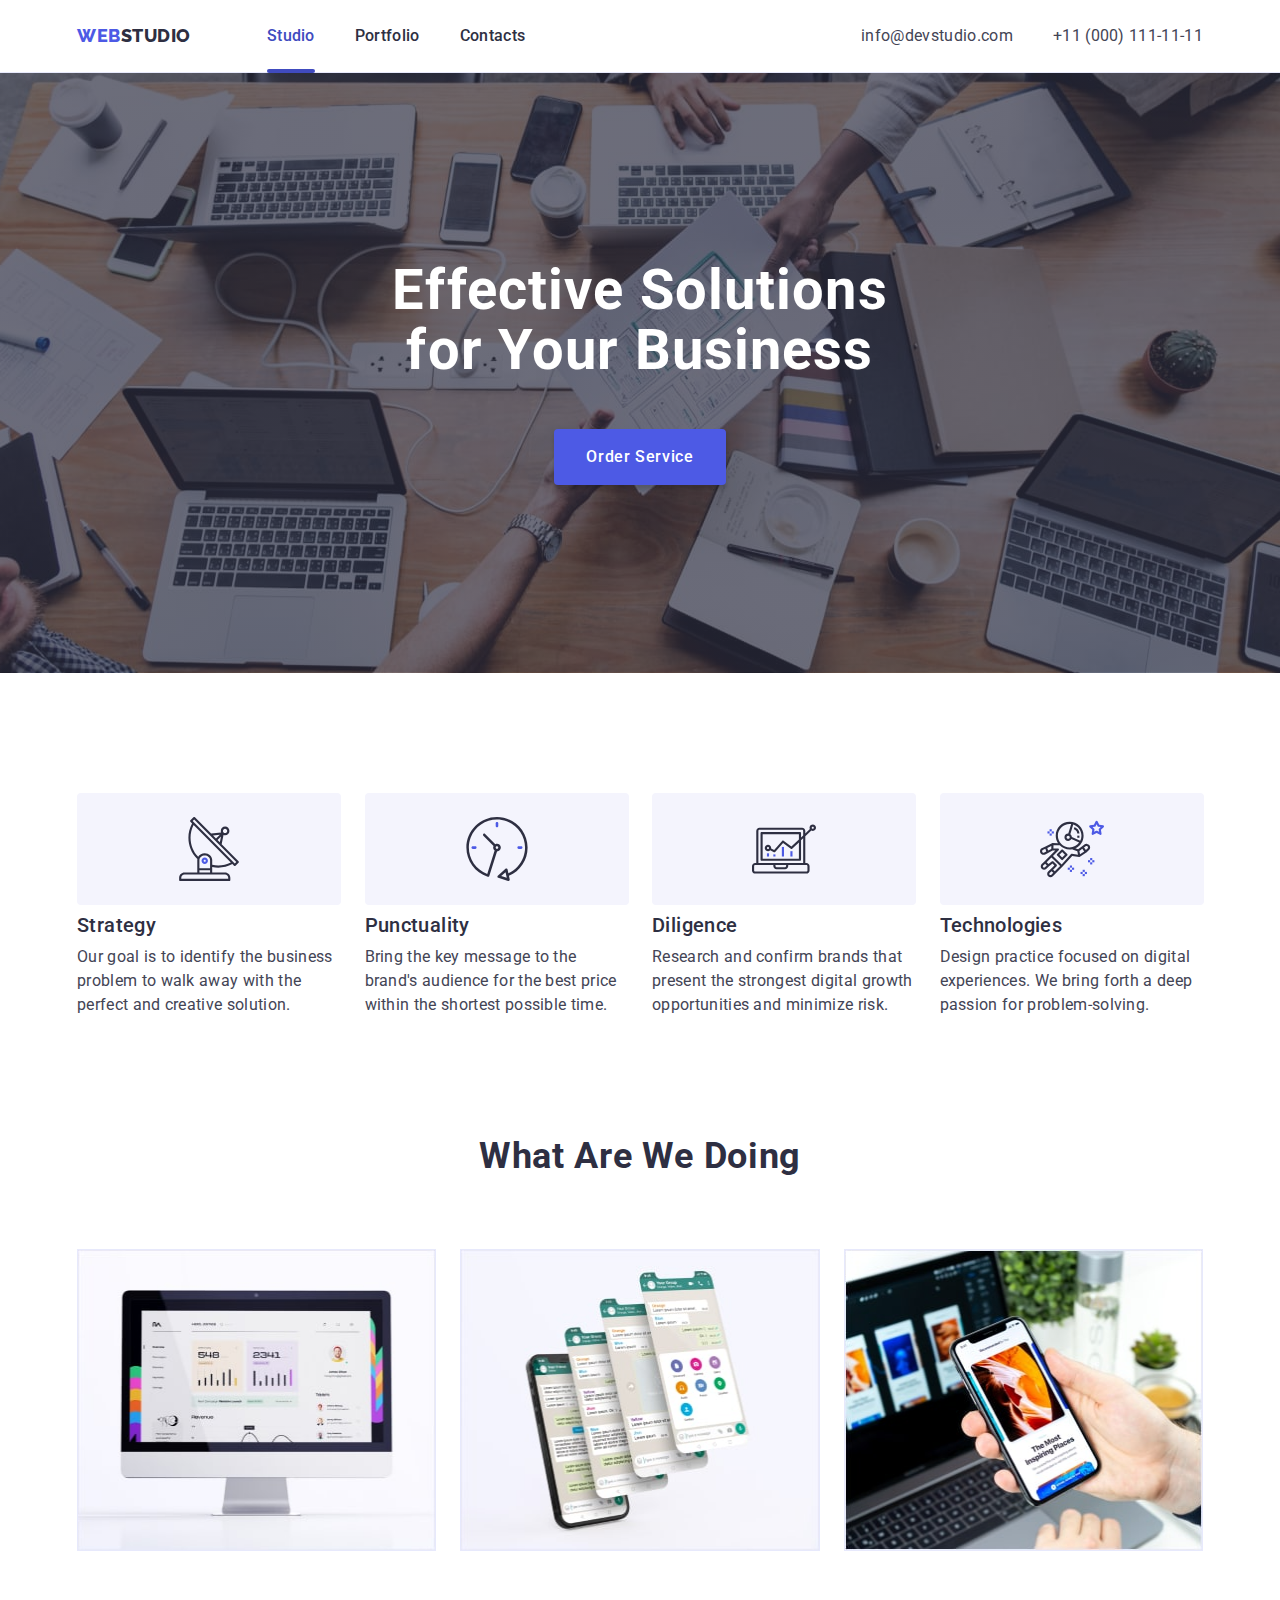
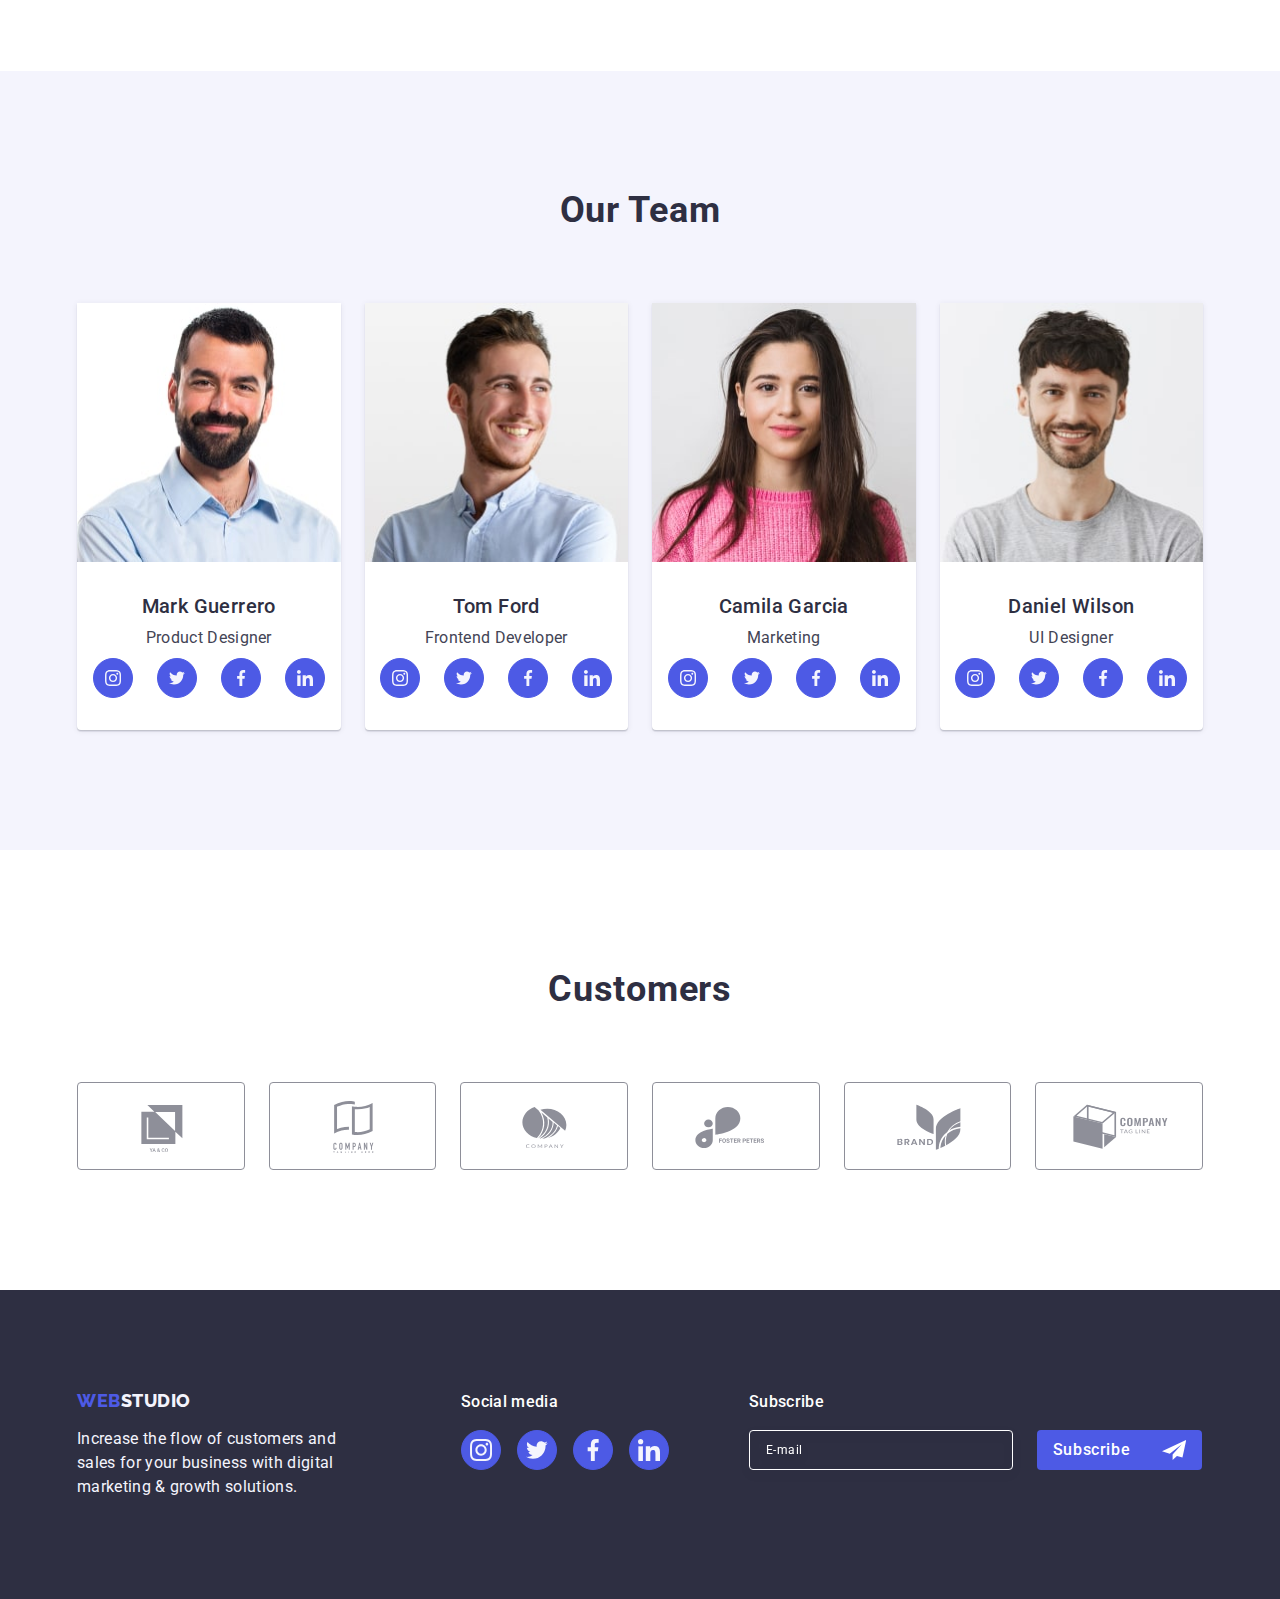
<file: index.html>
<!DOCTYPE html>
<html lang="en">
<head>
  <meta charset="UTF-8">
  <meta http-equiv="X-UA-Compatible" content="IE=edge">
  <meta name="viewport" content="width=device-width, initial-scale=1.0">
  <!-- MODER-NORMALIZE -->
  <link rel="stylesheet" href="css/modern-normalize.min.css">
  <!-- CSS -->
  <link rel="stylesheet" href="./css/style.css">
  <link rel="stylesheet" href="./css/queries.css">
  <!-- GOOGLE FONTS -->
  <link rel="preconnect" href="https://fonts.googleapis.com">
  <link rel="preconnect" href="https://fonts.gstatic.com" crossorigin>
  <link href="https://fonts.googleapis.com/css2?family=Raleway:wght@800&family=Roboto:wght@400;500;700&display=swap" rel="stylesheet">
  <title>Studio</title>
</head>
<body>

  <!-- HEADER  -->
  <header class="header">
    <div class="container header-container">
      <nav class="header-navigation">
        <a href="./index.html" class="header-logo link" target="_blank">
          Web<span class="attribut">Studio</span>
        </a>
        <ul class="header-menu list">
          <li class="header-item">
            <a href="./index.html" class="header-link link current">Studio</a>
          </li>
          <li class="header-item">
            <a href="./portfolio.html" class="header-link link">Portfolio</a>
          </li>
          <li class="header-item">
            <a href="" class="header-link link">Contacts</a>
          </li>
        </ul>
      </nav>
    
      <!-- CONTACTS  -->
      <address class="contact" id="Contacts">
        <ul class="contact-menu list">
          <li class="address-item">
            <a class="address-link link" href="mailto:info@devstudio.com">info@devstudio.com</a>
          </li>
           <li class="address-item">
            <a class="address-link link" href="tel:+110001111111">+11 (000)  111-11-11</a>
          </li>
        </ul>
        <button type="button" class="open-menu-btn">
          <svg class="inner-menu" width="32" height="22">
            <use href="./images/icons.svg#icon-burger-menu"></use>
          </svg>
        </button>
      </address>
    </div> 

    <!-- MENU -->
    <div class="mob-menu">
      <button type="button" class="burger-btn">
        <svg class="close-btn" width="8" height="8">
          <use href="./images/icons.svg#icon-close"></use>
        </svg>
      </button>
      <ul class="mob-burger list">
        <li class="mob-item">
          <a href="./index.html" class="mob-link link mob-current">Studio</a>
        </li>
        <li class="mob-item">
          <a href="./portfolio.html" class="mob-link link">Portfolio</a>
        </li>
        <li class="mob-item">
          <a href="" class="mob-link link">Contacts</a>
        </li>
      </ul>
      <div class="burger-menu">
        <address class="mob-contact" id="Contacts">
          <ul class="contact-mob list">
            <li class="mob-address-item">
              <a class="mob-address-link link" href="tel:+110001111111">+11 (000) 111-11-11</a>
            </li>
            <li class="mob-address-item">
              <a class="mail-address-link link" href="mailto:info@devstudio.com">info@devstudio.com</a>
            </li>
          </ul>
        </address>
        <ul class="menu-list">
          <li class="menu-inner">
            <a class="burger-icon" href="#">
              <svg class="menu-icon" width="40" height="40">
                <use href="./images/icons.svg#icon-instagram-1"></use>
              </svg>
            </a>
          </li>
          <li class="menu-inner">
            <a class="burger-icon" href="#">
              <svg class="menu-icon" width="40" height="40">
                <use href="./images/icons.svg#icon-twitter-2"></use>
              </svg>
            </a>
          </li>
          <li class="menu-inner">
            <a class="burger-icon" href="#">
              <svg class="menu-icon" width="40" height="40">
                <use href="./images/icons.svg#icon-facebook-3"></use>
              </svg>
            </a>
          </li>
          <li class="menu-inner">
            <a class="burger-icon" href="#">
              <svg class="menu-icon" width="40" height="40">
                <use href="./images/icons.svg#icon-linkedin-4"></use>
              </svg>
            </a>
          </li>
        </ul> 
      </div>
    </div>
  </header>

  <main>

    <!-- HERO -->
      <section id="Home" class="hero">
        <div class="container hero-container">
          <h1 id="home" class="hero-heading">Effective Solutions for Your Business</h1>
          <button type="button" class="hero-btn btn" data-modal-open>Order Service</button>
        </div>  
      </section>

    <!-- FEATURE 2 -->
    <section class="features">
      <div class="container container-features">
        <h2 class="visually-hidden">Benefits</h2>
        <ul class="features-list list">
          <li class="feature-item">
            <div class="features-item-block">
              <svg class="item-icon" width="64" height="64">
                <use href="./images/icons.svg#icon-antenna-1"></use>
              </svg>
            </div>
            <h3 class="feature-heading">Strategy</h3>
            <p class="feature-item-text">
              Our goal is to identify the business problem to walk away with the perfect and creative solution. 
            </p>
          </li>
          <li class="feature-item">
            <div class="features-item-block">
              <svg class="item-icon" width="64" height="64">
                <use href="./images/icons.svg#icon-clock-2"></use>
              </svg>
            </div>
            <h3 class="feature-heading">Punctuality</h3>
            <p class="feature-item-text">
              Bring the key message to the brand's audience for the best price within the shortest possible time. 
            </p>
          </li>
          <li class="feature-item">
            <div class="features-item-block">
              <svg class="item-icon" width="64" height="64">
                <use href="./images/icons.svg#icon-diagram-3"></use>
              </svg>
            </div>
            <h3 class="feature-heading">Diligence</h3>
            <p class="feature-item-text">
              Research and confirm brands that present the strongest digital growth opportunities and minimize risk.
            </p>
          </li>
          <li class="feature-item">
            <div class="features-item-block">
              <svg class="item-icon" width="64" height="64">
                <use href="./images/icons.svg#icon-astronaut-4"></use>
              </svg>
            </div>
            <h3 class="feature-heading">Technologies</h3>
            <p class="feature-item-text">
              Design practice focused on digital experiences. We bring forth a deep passion for problem-solving.
            </p>
          </li>
        </ul>
      </div>  
    </section>

    <!-- SKILLS 3 -->
      <section class="skills" id="Wedoing">
        <div class="container container-skills">
          <h2 class="skills-title">What are we doing</h2>
          <ul class="skills-list list">
            <li class="skills-item">
              <img class="skills-img" src="./images/Rectangle1.jpg" alt="seo" width="360" height="300">
            </li>
            <li class="skills-item">
              <img class="skills-img" src="./images/Rectangle2.jpg" alt="webdesign" width="360" height="300">
            </li>
            <li class="skills-item">
              <img class="skills-img" src="./images/Rectangle3.jpg" alt="mob-application" width="360" height="300">
            </li>
          </ul>
        </div>  
      </section>
      
    <!-- TEAM 4 -->
    <section class="team">
      <div class="container team-container">
        <h2 class="team-title">Our Team</h2>
        <ul class="team-list list">
          <li class="team-item">
            <img class="team-img" 
            srcset="
            ./images/img-min-1.jpg 1x, 
            ./images/img-4-2x-min.jpg 2x" 
            src="./images/img-min-1.jpg" 
            alt="Mark Guerrero" 
            width="264" 
            height="260">
            <div class="description-item">
              <h3 class="team-subtitle">Mark Guerrero</h3>
              <p class="team-text">Product Designer</p>
              <ul class="soc-item">
                <li class="icon-inner">
                  <a class="soc-links" href="#">
                    <svg class="soc-icon" width="16" height="16">
                      <use href="./images/icons.svg#icon-instagram-1"></use>
                    </svg>
                  </a>
                </li>
                <li class="icon-inner">
                  <a class="soc-links" href="#">
                    <svg class="soc-icon" width="16" height="16">
                      <use href="./images/icons.svg#icon-twitter-2"></use>  
                    </svg>
                  </a>
                </li>
                <li class="icon-inner">
                  <a class="soc-links" href="#">
                    <svg class="soc-icon" width="16" height="16">
                      <use href="./images/icons.svg#icon-facebook-3"></use>
                    </svg>
                  </a>
                </li>
                <li class="icon-inner">
                  <a class="soc-links" href="#">
                    <svg class="soc-icon" width="16" height="16">
                      <use href="./images/icons.svg#icon-linkedin-4"></use>
                    </svg>
                  </a>
                </li>
              </ul>
            </div>  
          </li>
          <li class="team-item">
            <img class="team-img" 
            srcset="
            ./images/img-min-2.jpg 1x, 
            ./images/img-3-2x-min.jpg 2x" 
            src="./images/img-min-2.jpg" 
            alt="Tom Ford" 
            width="264" 
            height="260">
            <div class="description-item">
              <h3 class="team-subtitle">Tom Ford</h3>
              <p class="team-text">Frontend Developer</p>
              <ul class="soc-item">
                <li class="icon-inner">
                  <a class="soc-links" href="#">
                    <svg class="soc-icon" width="16" height="16">
                      <use href="./images/icons.svg#icon-instagram-1"></use>
                    </svg>
                  </a>
                </li>
                <li class="icon-inner">
                  <a class="soc-links" href="#">
                    <svg class="soc-icon" width="16" height="16">
                      <use href="./images/icons.svg#icon-twitter-2"></use>  
                    </svg>
                  </a>
                </li>
                <li class="icon-inner">
                  <a class="soc-links" href="#">
                    <svg class="soc-icon" width="16" height="16">
                      <use href="./images/icons.svg#icon-facebook-3"></use>
                    </svg>
                  </a>
                </li>
                <li class="icon-inner">
                  <a class="soc-links" href="#">
                    <svg class="soc-icon" width="16" height="16">
                      <use href="./images/icons.svg#icon-linkedin-4"></use>
                    </svg>
                  </a>
                </li>
              </ul>
            </div>
            
          </li>
          <li class="team-item">
            <img class="team-img"
            srcset="
            ./images/img-min-3.jpg 1x, 
            ./images/img-2-2x-min.jpg 2x"  
            src="./images/img-min-3.jpg" 
            alt="Camila Garcia" 
            width="264" 
            height="260">
            <div class="description-item">
              <h3 class="team-subtitle">Camila Garcia</h3>
              <p class="team-text">Marketing</p>
              <ul class="soc-item">
                <li class="icon-inner">
                  <a class="soc-links" href="#">
                    <svg class="soc-icon" width="16" height="16">
                      <use href="./images/icons.svg#icon-instagram-1"></use>
                    </svg>
                  </a>
                </li>
                <li class="icon-inner">
                  <a class="soc-links" href="#">
                    <svg class="soc-icon" width="16" height="16">
                      <use href="./images/icons.svg#icon-twitter-2"></use>  
                    </svg>
                  </a>
                </li>
                <li class="icon-inner">
                  <a class="soc-links" href="#">
                    <svg class="soc-icon" width="16" height="16">
                      <use href="./images/icons.svg#icon-facebook-3"></use>
                    </svg>
                  </a>
                </li>
                <li class="icon-inner">
                  <a class="soc-links" href="#">
                    <svg class="soc-icon" width="16" height="16">
                      <use href="./images/icons.svg#icon-linkedin-4"></use>
                    </svg>
                  </a>
                </li>
              </ul>
            </div>  
          </li>
          <li class="team-item">
            <img class="team-img" 
            srcset="
            ./images/img-min-4.jpg 1x, 
            ./images/img-1-2x-min.jpg 2x" 
            src="./images/img-min-4.jpg" 
            alt="Daniel Wilson" 
            width="264" 
            height="260">
            <div class="description-item">
              <h3 class="team-subtitle">Daniel Wilson</h3>
              <p class="team-text">UI Designer</p>
              <ul class="soc-item">
                <li class="icon-inner">
                  <a class="soc-links" href="#">
                    <svg class="soc-icon" width="16" height="16">
                      <use href="./images/icons.svg#icon-instagram-1"></use>
                    </svg>
                  </a>
                </li>
                <li class="icon-inner">
                  <a class="soc-links" href="#">
                    <svg class="soc-icon" width="16" height="16">
                      <use href="./images/icons.svg#icon-twitter-2"></use>  
                    </svg>
                  </a>
                </li>
                <li class="icon-inner">
                  <a class="soc-links" href="#">
                    <svg class="soc-icon" width="16" height="16">
                      <use href="./images/icons.svg#icon-facebook-3"></use>
                    </svg>
                  </a>
                </li>
                <li class="icon-inner">
                  <a class="soc-links" href="#">
                    <svg class="soc-icon" width="16" height="16">
                      <use href="./images/icons.svg#icon-linkedin-4"></use>
                    </svg>
                  </a>
                </li>
              </ul>
            </div>  
          </li>
        </ul>
      </div>  
    </section>
    
    <!-- CUSTOMERS 5 -->
    <section class="customers">
      <div class="container cust-cart">
        <h2 class="customers-title">Customers</h2>
        <ul class="customers-list">
          <li class="custumer-item">
            <a href="#" class="customers-link">
              <svg class="customers-icon" width="104" height="56">
                <use href="./images/icons.svg#icon-Logo"></use>
              </svg>
            </a>
          </li>
          <li class="custumer-item">
            <a href="#" class="customers-link">
              <svg class="customers-icon" width="104" height="56">
                <use href="./images/icons.svg#icon-Logo-1"></use>
              </svg>
            </a>
          </li>
          <li class="custumer-item">
            <a href="#" class="customers-link">
              <svg class="customers-icon" width="104" height="56">
                <use href="./images/icons.svg#icon-Logo-2"></use>
              </svg>
            </a>
          </li>
          <li class="custumer-item">
            <a href="#" class="customers-link">
              <svg class="customers-icon" width="104" height="56">
                <use href="./images/icons.svg#icon-Logo-3"></use>
              </svg>
            </a>
          </li>
          <li class="custumer-item">
            <a href="#" class="customers-link">
              <svg class="customers-icon" width="104" height="56">
                <use href="./images/icons.svg#icon-Logo-4"></use>
              </svg>
            </a>
          </li>
          <li class="custumer-item">
            <a href="#" class="customers-link">
              <svg class="customers-icon" width="104" height="56">
                <use href="./images/icons.svg#icon-Logo-5"></use>
              </svg>
            </a>
          </li>
        </ul>
      </div>
    </section>
  </main>

  <!-- FOOTER -->
  <footer class="footer">
    <div class="container footer-container">
      <div class="footer-box">
        <a class="footer-item link" href="./portfolio.html" target= "_blank">WEB<span class="footer-logo">Studio</span></a>
        <p class="footer-text">
          Increase the flow of customers and sales for your business with digital marketing & growth solutions.
        </p>
      </div>
      <div class="footer-links">
        <p class="social-text">Social media</p>
        <ul class="footer-list">
          <li class="footer-inner">
            <a class="social-icon" href="#">
              <svg class="footer-icon" width="24" height="24">
                <use href="./images/icons.svg#icon-instagram-1"></use>
              </svg>
            </a>
          </li>
          <li class="footer-inner">
            <a class="social-icon" href="#">
              <svg class="footer-icon" width="24" height="24">
                <use href="./images/icons.svg#icon-twitter-2"></use>
              </svg>
            </a>
          </li>
          <li class="footer-inner">
            <a class="social-icon" href="#">
              <svg class="footer-icon" width="24" height="24">
                <use href="./images/icons.svg#icon-facebook-3"></use>
              </svg>
            </a>
          </li>
          <li class="footer-inner">
            <a class="social-icon" href="#">
              <svg class="footer-icon" width="24" height="24">
                <use href="./images/icons.svg#icon-linkedin-4"></use>
              </svg>
            </a>
          </li>
        </ul>  
      </div>
      <div class="footer-bootom">
        <p class="social-text">Subscribe</p>
        <form class="footer-form">
          <label class="footer-email" 
            for="footer-email" 
            aria-label="footer-email">
            <input type="email" 
            name="footer-email" 
            id="footer-email" 
            placeholder="E-mail"
            class="footer-input">
          </label>
          <button type="submit" class="footer-btn">Subscribe
            <svg class="subscribe" width="24" height="24">
              <use href="./images/icons.svg#icon-send"></use>
            </svg>
          </button>
        </form>
      </div>
    </div>  
  </footer>

  <!-- FORM -->
  <div class="backdrop is-hidden" data-modal>
    <div class="modal">
      <button type="button" class="modal-button" data-modal-close>
        <svg class="close-button" width="8" height="8">
          <use href="./images/icons.svg#icon-close"></use>
        </svg>
      </button>

      <p class="modal-title">Leave your contacts and we will call you back</p>
      <form class="modal-form">
        <div class="modal-field">
          <label for="user-name" class="modal-label">Name</label>
          <div class="input-wrap">
            <input 
            type="text" 
            id="user-name" 
            name="user-name" 
            class="modal-input" 
            required />
            <svg class="input-icon" width="18" height="24">
              <use href="./images/icons.svg#icon-user"></use>
            </svg>
          </div>
        </div>
        <div class="modal-field">
          <label for="user-phon" class="modal-label">Phone</label>
          <div class="input-wrap">
            <input 
            type="tel"
            id="user-phon"  
            name="user-tel" 
            class="modal-input" 
            required />
            <svg class="input-icon" width="18" height="24">
              <use href="./images/icons.svg#icon-phone"></use>
            </svg>
          </div>
        </div>
        <div class="modal-field">
          <label for="user-email" class="modal-label">Email</label>
          <div class="input-wrap">
            <input 
            type="email" 
            id="user-email"
            name="user-email" 
            class="modal-input" 
            required />
            <svg class="input-icon" width="18" height="24">
              <use href="./images/icons.svg#icon-Email"></use>
            </svg>
          </div>
        </div>
        <div class="modal-field coment-area">
          <label for="user-comment" class="modal-label">Comment</label>
          <textarea
          id="user-comment" 
          name="user-comment" 
          placeholder="Text input" 
          class="modal-textarea"></textarea>
        </div>
        <div class="modal-field modal-check">
          <input type="checkbox" 
          id="user-privacy" 
          name="user-privacy" 
          class="input-check visually-hidden" 
          value="true"/>
          <label for="user-privacy" class="check-text">
            <span class="check-policy">
              <svg class="icon-check" width="10" height="8">
                <use href="./images/icons.svg#icon-check"></use>
              </svg>
            </span>
            I accept the terms and conditions of the
            <a class="policy-link" href="#">Privacy Policy</a>
          </label>
        </div>
        <button class="modal-send-btn" type="button">Send</button>
      </form>
    </div>
  </div>
  <script src="./js/modal.js"></script>
  <script src="./js/mobile-menu.js"></script>
</body>
</html>
</file>
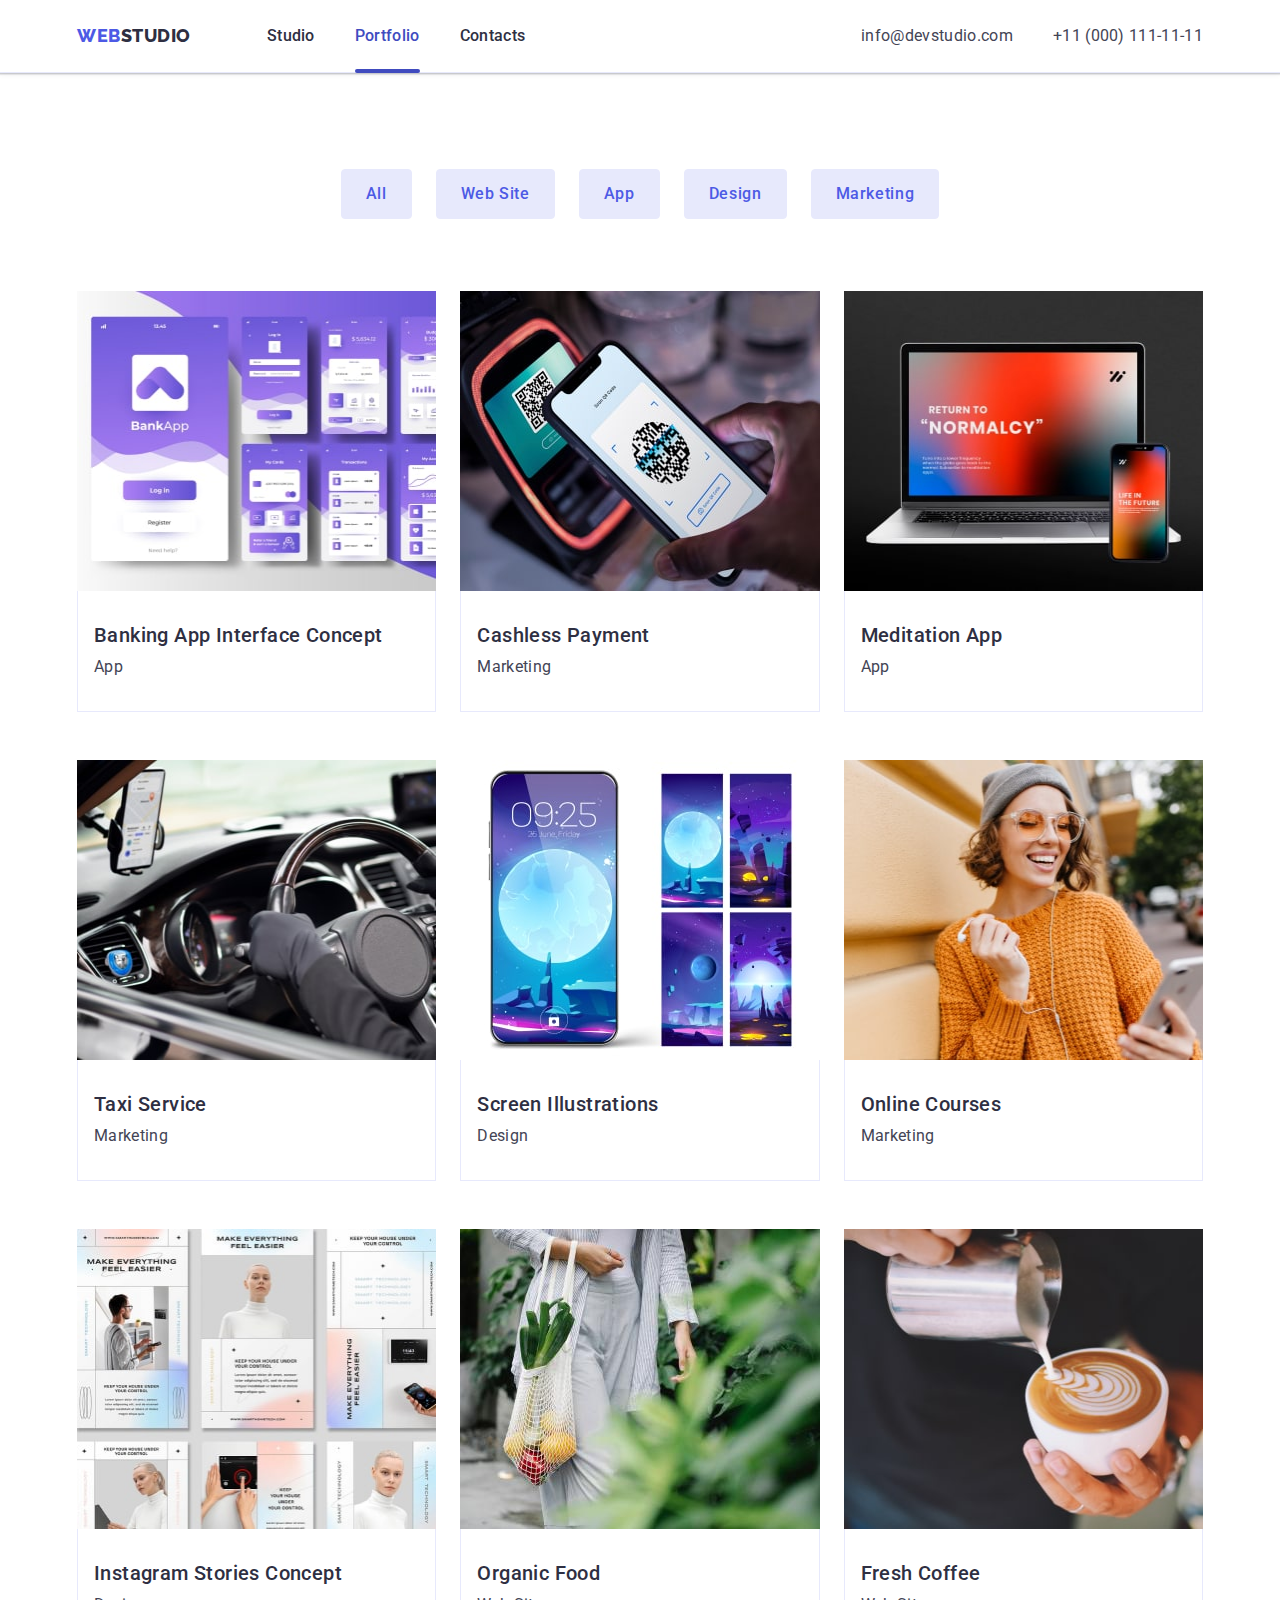
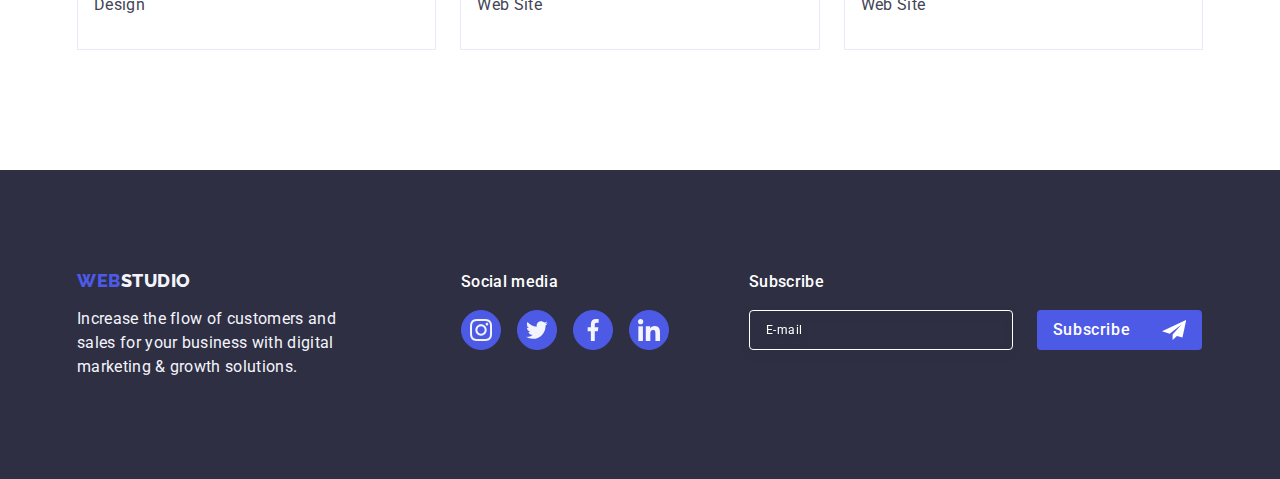
<file: portfolio.html>
<!DOCTYPE html>
<html lang="en">
<head>
  <meta charset="UTF-8">
  <meta http-equiv="X-UA-Compatible" content="IE=edge">
  <meta name="viewport" content="width=device-width, initial-scale=1.0">
  <!-- MODER-NORMALIZE -->
  <link rel="stylesheet" href="css/modern-normalize.min.css">
    <!-- CSS -->
  <link rel="stylesheet" href="./css/style.css">
  <link rel="stylesheet" href="./css/queries.css">
  <!-- GOOGLE FONTS -->
  <link rel="preconnect" href="https://fonts.googleapis.com">
  <link rel="preconnect" href="https://fonts.gstatic.com" crossorigin>
  <link href="https://fonts.googleapis.com/css2?family=Raleway:wght@800&family=Roboto:wght@400;500;700&display=swap" rel="stylesheet">  
  <title>Portfolio</title>
</head>
<body>

  <!-- HEADER -->
  <header class="header">
    <div class="container header-container">
      <nav class="header-navigation">
        <a href="./index.html" class="header-logo link" target="_blank">
          Web<span class="attribut">Studio</span>
        </a>
        <ul class="header-menu list">
          <li class="header-item">
            <a href="./index.html" class="header-link link">Studio</a>
          </li>
          <li class="header-item">
            <a href="./portfolio.html" class="header-link link current">Portfolio</a>
          </li>
          <li class="header-item">
            <a href="" class="header-link link">Contacts</a>
          </li>
        </ul>
      </nav>
    
      <!-- CONTACTS  -->
      <address class="contact" id="Contacts">
        <ul class="contact-menu list">
          <li class="address-item">
            <a class="address-link link" href="mailto:info@devstudio.com">info@devstudio.com</a>
          </li>
           <li class="address-item">
            <a class="address-link link" href="tel:+110001111111">+11 (000)  111-11-11</a>
          </li>
        </ul>
      </address>
      <button type="button" class="open-menu-btn">
        <svg class="inner-menu" width="32" height="22">
          <use href="./images/icons.svg#icon-burger-menu"></use>
        </svg>
      </button>
    </div> 

    <!-- MENU -->
    <div class="mob-menu">
      <button type="button" class="burger-btn">
        <svg class="close-btn" width="8" height="8">
          <use href="./images/icons.svg#icon-close"></use>
        </svg>
      </button>
      <ul class="mob-burger list">
        <li class="mob-item">
          <a href="./index.html" class="mob-link link mob-current">Studio</a>
        </li>
        <li class="mob-item">
          <a href="./portfolio.html" class="mob-link link">Portfolio</a>
        </li>
        <li class="mob-item">
          <a href="" class="mob-link link">Contacts</a>
        </li>
      </ul>
      <div class="burger-menu">
        <address class="mob-contact" id="Contacts">
          <ul class="contact-mob list">
            <li class="mob-address-item">
              <a class="mob-address-link link" href="tel:+110001111111">+11 (000) 111-11-11</a>
            </li>
            <li class="mob-address-item">
              <a class="mail-address-link link" href="mailto:info@devstudio.com">info@devstudio.com</a>
            </li>
          </ul>
        </address>
        <ul class="menu-list">
          <li class="menu-inner">
            <a class="burger-icon" href="#">
              <svg class="menu-icon" width="40" height="40">
                <use href="./images/icons.svg#icon-instagram-1"></use>
              </svg>
            </a>
          </li>
          <li class="menu-inner">
            <a class="burger-icon" href="#">
              <svg class="menu-icon" width="40" height="40">
                <use href="./images/icons.svg#icon-twitter-2"></use>
              </svg>
            </a>
          </li>
          <li class="menu-inner">
            <a class="burger-icon" href="#">
              <svg class="menu-icon" width="40" height="40">
                <use href="./images/icons.svg#icon-facebook-3"></use>
              </svg>
            </a>
          </li>
          <li class="menu-inner">
            <a class="burger-icon" href="#">
              <svg class="menu-icon" width="40" height="40">
                <use href="./images/icons.svg#icon-linkedin-4"></use>
              </svg>
            </a>
          </li>
        </ul> 
      </div>
    </div>
  </header>
  <main>
    
    <!-- PORTFOLIO NAV -->
    <section class="portfolio">
      <div class="container">
        <h1 class="visually-hidden">Portfolio</h1>
        <ul class="portfolio-btn list">
          <li class="info-btn ">
            <button class="btn-item" type="button">
              All
            </button>
          </li>
          <li class="info-btn">
            <button class="btn-item" type="button">
              Web Site
            </button>
          </li>
          <li class="info-btn">
            <button class="btn-item" type="button">
              App
            </button>
          </li>
          <li class="info-btn">
            <button class="btn-item" type="button">
              Design
            </button>
            </li>
            <li class="info-btn">
              <button class="btn-item" type="button">
                Marketing
              </button>
            </li>
        </ul>

        <!-- CONTENT-LIST -->
        <ul class="portfolio-content list">
          <li class="portfolio-item">
            <a class="portfolio-link link" href="#">
              <div class="portfolio-block">
                <img src="./images/app1.jpg" 
                alt="banking" 
                width="360"
                height="300">
                <p class="cover-title">
                  14 Stylish and User-Friendly App Design Concepts 
                  · Task Manager App 
                  · Calorie Tracker App 
                  · Exotic Fruit Ecommerce App 
                  · Cloud Storage App
                </p>
              </div>
              <div class="subtitle-item">
                <h2 class="portfolio-subtitle">Banking App Interface Concept</h2>
                <p class="portfolio-text">App</p>
              </div>  
            </a>
          </li>
          <li class="portfolio-item">
            <a class="portfolio-link link" href="#">
              <div class="portfolio-block">
                <img src="./images/marketing2.jpg" 
                alt="cashless" 
                width="360"
                height="300">
                <p class="cover-title">
                  14 Stylish and User-Friendly App Design Concepts 
                  · Task Manager App · Calorie Tracker App 
                  · Exotic Fruit Ecommerce App · Cloud Storage App
                </p>
              </div>
              <div class="subtitle-item">
                <h2 class="portfolio-subtitle">Cashless Payment</h2>
                <p class="portfolio-text">Marketing</p>
              </div>  
            </a>
          </li>
          <li class="portfolio-item">
            <a class="portfolio-link link" href="#">
              <div class="portfolio-block">
                <img src="./images/meditation3.jpg" 
                alt="meditation" 
                width="360"
                height="300">
                <p class="cover-title">
                  14 Stylish and User-Friendly App Design Concepts 
                  · Task Manager App · Calorie Tracker App 
                  · Exotic Fruit Ecommerce App · Cloud Storage App
                </p>
              </div>
              <div class="subtitle-item">
                <h2 class="portfolio-subtitle">Meditation App</h2>
                <p class="portfolio-text">App</p>
              </div>  
            </a>
          </li>
          <li class="portfolio-item">
            <a class="portfolio-link link" href="#">
              <div class="portfolio-block">
                <img src="./images/taxi4.jpg" 
                alt="taxi" 
                width="360"
                height="300">
                <p class="cover-title">
                  14 Stylish and User-Friendly App Design Concepts 
                  · Task Manager App · Calorie Tracker App 
                  · Exotic Fruit Ecommerce App · Cloud Storage App
                </p>
              </div>
              <div class="subtitle-item">
                <h2 class="portfolio-subtitle">Taxi Service</h2>
                <p class="portfolio-text">Marketing</p>
              </div>  
            </a>
          </li>
          <li class="portfolio-item">
            <a class="portfolio-link link" href="">
              <div class="portfolio-block">
                <img src="./images/design5.jpg" 
                alt="taxi" 
                width="360"
                height="300">
                <p class="cover-title">
                  14 Stylish and User-Friendly App Design Concepts 
                  · Task Manager App · Calorie Tracker App 
                  · Exotic Fruit Ecommerce App · Cloud Storage App
                </p>
              </div>
              <div class="subtitle-item">
                <h2 class="portfolio-subtitle">Screen Illustrations</h2>
                <p class="portfolio-text">Design</p>
              </div>  
            </a>  
          </li>
          <li class="portfolio-item">
            <a class="portfolio-link link" href="#">
              <div class="portfolio-block">
                <img src="./images/courses6.jpg" 
                alt="courses" 
                width="360"
                height="300">
                <p class="cover-title">
                  14 Stylish and User-Friendly App Design Concepts 
                  · Task Manager App · Calorie Tracker App 
                  · Exotic Fruit Ecommerce App · Cloud Storage App
                </p>
              </div>
              <div class="subtitle-item">
                <h2 class="portfolio-subtitle">Online Courses</h2>
                <p class="portfolio-text">Marketing</p>
              </div>  
            </a>
          </li>
          <li class="portfolio-item">
            <a class="portfolio-link link" href="#">
              <div class="portfolio-block">
                <img src="./images/concept7.jpg" 
                alt="instagram" 
                width="360"
                height="300">
                <p class="cover-title">
                  14 Stylish and User-Friendly App Design Concepts 
                  · Task Manager App · Calorie Tracker App 
                  · Exotic Fruit Ecommerce App · Cloud Storage App
                </p>
              </div>
              <div class="subtitle-item">
                <h2 class="portfolio-subtitle">Instagram Stories Concept</h2>
                <p class="portfolio-text">Design</p>
              </div>  
            </a>
          </li>
          <li class="portfolio-item">
            <a class="portfolio-link link" href="#">
              <div class="portfolio-block">
                <img src="./images/organic8.jpg" 
                alt="organic" 
                width="360"
                height="300">
                <p class="cover-title">
                  14 Stylish and User-Friendly App Design Concepts 
                  · Task Manager App · Calorie Tracker App 
                  · Exotic Fruit Ecommerce App · Cloud Storage App
                </p>
              </div>
              <div class="subtitle-item">
                <h2 class="portfolio-subtitle">Organic Food</h2>
                <p class="portfolio-text">Web Site</p>
              </div>  
            </a>
          </li>
          <li class="portfolio-item">
            <a class="portfolio-link link" href="#">
              <div class="portfolio-block">
                <img src="./images/coffee9.jpg" 
                alt="coffee" 
                width="360"
                height="300">
                <p class="cover-title">
                  14 Stylish and User-Friendly App Design Concepts 
                  · Task Manager App · Calorie Tracker App 
                  · Exotic Fruit Ecommerce App · Cloud Storage App
                </p>
              </div>
              <div class="subtitle-item">
                <h2 class="portfolio-subtitle">Fresh Coffee</h2>
                <p class="portfolio-text">Web Site</p>
              </div>  
            </a>
          </li>
        </ul>
      </div>  
    </section>
  </main>

  <!-- FOOTER -->
  <footer class="footer">
    <div class="container footer-container">
      <div class="footer-box">
        <a class="footer-item link" href="./index.html" target= "_blank">WEB<span class="footer-logo">Studio</span></a>
        <p class="footer-text">
          Increase the flow of customers and sales for your business with digital marketing & growth solutions.
        </p>
      </div>
      <div class="footer-links">
        <p class="social-text">Social media</p>
        <ul class="footer-list">
          <li class="footer-inner">
            <a class="social-icon" href="#">
              <svg class="footer-icon" width="24" height="24">
                <use href="./images/icons.svg#icon-instagram-1"></use>
              </svg>
            </a>
          </li>
          <li class="footer-inner">
            <a class="social-icon" href="#">
              <svg class="footer-icon" width="24" height="24">
                <use href="./images/icons.svg#icon-twitter-2"></use>
              </svg>
            </a>
          </li>
          <li class="footer-inner">
            <a class="social-icon" href="#">
              <svg class="footer-icon" width="24" height="24">
                <use href="./images/icons.svg#icon-facebook-3"></use>
              </svg>
            </a>
          </li>
          <li class="footer-inner">
            <a class="social-icon" href="#">
              <svg class="footer-icon" width="24" height="24">
                <use href="./images/icons.svg#icon-linkedin-4"></use>
              </svg>
            </a>
          </li>
        </ul>  
      </div>
      <div class="footer-bootom">
        <p class="social-text">Subscribe</p>
        <form class="footer-form">
          <label class="footer-email" for="footer-email" aria-label="footer-email">
            <input type="email" 
            name="footer-email" 
            id="footer-email" 
            placeholder="E-mail"
            class="footer-input">
          </label>
          <button type="submit" class="footer-btn">Subscribe
            <svg class="subscribe" width="24" height="24">
              <use href="./images/icons.svg#icon-send"></use>
            </svg>
          </button>
        </form>
      </div>
    </div>  
  </footer>
  <script src="./js/mobile-menu.js"></script>
</body>
</html>
</file>
<file: css/style.css>
:root {
  --title-color: #2E2F42;
  --accent-color: #404BBF;
  --subtitle-text: #434455;
  --active-links: #4d5ae5;
  --white-background: #FFFFFF;
  --light-background: #F4F4FD;
  --transition: 250ms cubic-bezier(0.4, 0, 0.2, 1);
 
}

body {
  font-family: "Roboto", sans-serif;
  background-color: var(--white-background);
  color: #434455;
}

  p, 
  h1, 
  h2, 
  h3, 
  h4, 
  h5, 
  h6 {
    margin-top: 0;
    margin-bottom: 0;
  }

  ul {
  list-style-type: none;
  margin: 0;
  padding-left: 0;
}

img {
  display: block;
  max-width: 100%;
}

input,
textarea,
button {
  font-family: inherit;
  line-height: inherit;
}

.list {
  list-style: none
}

.info-btn {
  text-decoration: none;
}

.link {
  text-decoration: none;
}

/**========= CONTAINER ==========**/

/* .container {
  width: 100%;
  width: 1158px;
  padding: 0 15px;
  margin: 0 auto;
  outline: 1px solid;

} */

/**-----------HEADER-----------**/

.header {
  background: #FFFFFF;
  border-bottom: 1px solid #E7E9FC;
  box-shadow: 0px 2px 1px rgba(46, 47, 66, 0.08), 0px 1px 1px rgba(46, 47, 66, 0.16), 0px 1px 6px rgba(46, 47, 66, 0.08); 
}

.header-container {
  display: flex;
  width: 100%;
  padding: 0 24px;
  align-items: center;
  justify-content: space-between;
}

.header-navigation {
  display: flex;
  align-items: center;
  /* flex-grow: 1; */
  
}

.header-menu {
  display: none;
  gap: 40px;
}

.header-logo {
  font-family: "Raleway", sans-serif;
  font-weight: 800;
  font-size: 18px;
  line-height: 1.17;
  letter-spacing: 0.03em;
  text-transform: uppercase;
  color: #4d5ae5;
  display: flex;
  align-items: center;
  margin-right: 76px;
}


.attribut { 
  color: #2e2f42;
}


/* CONTACT */

.contact-menu {
  display: none;
  /* gap: 40px; */
}

/* BURGER-MENU */

/* .mob-menu {
  position: fixed;
  top: 0;
  left: 0;
  z-index: 999;
  width: 100vw;
  height: 100%;
  background-color: #FFFFFF;
  padding: 80px 35px 40px 40px;
  display: flex;
  flex-direction: column;
  justify-content: space-between;
  overflow: auto;
  transform: translateX(100%);
  transition: transform 250ms ease-in-out;
}

.mob-menu.is-open {
  pointer-events: auto;
  visibility: visible;
  transform: translateX(0);
} */

.mob-menu {
  position: fixed;
  top: 0;
  left: 0;
  width: 100vw;
  height: 100vh;
  padding: 80px 35px 40px 40px;
  background-color: #fff;
  display: flex;
  flex-direction: column;
  justify-content: space-between;
  overflow: auto;
  z-index: 999;
  transform: translateX(100%);
  transition: transform 250ms ease-in-out;
}
.mob-menu.is-open {
  transform: translateX(0);
}

.open-menu-btn {
  align-items: center;
  justify-content: center;
  margin-left: auto;
  background-color: transparent;
  border: none;
}


/* 
.open-menu-btn {
  display: block;
  width: 32px;
  height: 4px;
  background-color: transparent;
  border-radius: 2px;
  padding: 0;
} */

.inner-menu {
  stroke: #2e2f42;
}

.burger-btn {
  display: flex;
	position: absolute;
	top: 24px;
	right: 24px;
	width: 24px;
	height: 24px;
  z-index: 2;
	padding: 0;
	border-radius: 50%;
	align-items: center;
	justify-content: center;
	background-color: #E7E9FC;
	border: 1px solid rgba(0, 0, 0, 0.1);
	transition: background-color 250ms cubic-bezier(0.4, 0, 0.2, 1), border 250ms cubic-bezier(0.4, 0, 0.2, 1);
  cursor: pointer;
}
/* 
.mob-item:not(:last-child) {
  margin-bottom: 40px;
} */



.mob-link {
  font-size: 36px;
  font-weight: 700;
  line-height: 1.11;
  letter-spacing: 0.02px;
  color: #2E2F42;
  text-transform: capitalize;
}

.mob-current {
 color: var(--accent-color);
}


.mob-burger {
  display: flex;
  gap: 40px;
  flex-direction: column;
}

.contact-mob {
  display: flex;
  flex-direction: column;
  gap: 40px;
}

.mob-address-item {

}
.mob-address-link {
  /* Header 2 */
  font-weight: 700;
  font-size: 24px;
  line-height: 1.11;
  letter-spacing: 0.02;
  color: #4D5AE5;
  font-style: normal;
  text-transform: capitalize;
}
.mail-address-link {
  color: #434455;
  /* Header 3 */
  font-size: 20px;
  font-weight: 500;
  line-height: 1.2;
  font-style: normal;
  letter-spacing: 0.02px;
}

.mob-contact {
  margin-bottom: 48px;
}

/* ICON */



.menu-inner {
  width: 40px;
  height: 40px;
}
.burger-icon {
  display: flex;
  justify-content: center;
  align-items: center;
  width: 100%;
  height: 100%;
  padding: 8px;
  border-radius: 50%;
  background-color: #4D5AE5;
  border: 1px solid #4D5AE5;
  transition: background-color var(--transition)
}

.menu-icon {
  fill: #F4F4FD;
}

/**---------- HERO -----------**/

.hero {
  max-width: 1440px;
  margin-left: auto;
  margin-right: auto;
  background-size: cover;
  background-position: center;
  background-repeat: no-repeat;
  background-image: linear-gradient(
    rgba(46, 47, 66, 0.7),
    rgba(46, 47, 66, 0.7)
  ), url("../images/mob-bg-min.jpg");
  background-color: rgba(46, 47, 66, 0.7);
  /* background: #2E2F42; */
  padding: 112px 0px
  /* padding: 188px 0 188px */
}

@media (min-device-pixel-ratio: 2),
  (min-resolution: 192dpi),
  (min-resolution: 2dppx) {
    .hero {
    background-color: rgba(46, 47, 66, 0.7);
    background-image: linear-gradient(
    rgba(46, 47, 66, 0.7),
    rgba(46, 47, 66, 0.7)
    ), url("../images/mob-bg-2x.jpg");
    }
  }

  .hero-heading {
    font-weight: 700;
    font-size: 36px;
    max-width: 320px;
    text-align: center;
    margin-left: auto;
    margin-right: auto;
    margin-bottom: 72px;
    line-height: 1.11;
    letter-spacing: 0.02em;
    color: var(--white-background);
  }

/* .hero-heading {
  font-weight: 700;
  font-size: 56px;
  max-width: 496px;
  margin-left: auto;
  margin-right: auto;
  margin-bottom: 48px;
  line-height: 1.07;
  letter-spacing: 0.02em;
  color: var(--white-background);
} */

.hero-btn {
  font-family: inherit;
  font-weight: 500;
  font-size: 16px;
  line-height: 1.5;
  min-width: 169px;
  height: 56px;
  display: block;
  margin: 0 auto;
  letter-spacing: 0.04em;
  padding: 16px 32px;
  color: var(--white-background);
  transition: background-color var(--transition);
}

.btn {
  font-family: "Roboto", sans-serif;
  background: var(--active-links);
  border: none;
  box-shadow: 0px 4px 4px rgba(0, 0, 0, 0.15);
  border-radius: 4px;
  cursor: pointer;
  }

.btn:hover,
.btn:focus {
  background-color: var(--accent-color);
}

/* MODAL */

.backdrop {
	position: fixed;
	top: 0;
	left: 0;
	width: 100%;
	height: 100%;
	background-color: rgba(46, 47, 66, 0.4);
	transition: opacity 250ms cubic-bezier(0.4, 0, 0.2, 1), visibility 250ms cubic-bezier(0.4, 0, 0.2, 1);
}
.is-hidden {
	opacity: 1;
	visibility: hidden;
	pointer-events: none;
}




 .modal {
    width: 95%;
    height: 95%;
    max-width: 392px;
    max-height: 584px;
    

    position: absolute;
    top: 50%;
    left: 50%;
    padding: 72px 24px 24px;
	  border-radius: 4px;
	  background: #fcfcfc;
	  transform: translate(-50%, -50%) scale(1);
	  box-shadow: 0px 1px 1px rgba(0, 0, 0, 0.14), 0px 1px  3px rgba(0, 0, 0, 0.12), 0px 2px 1px rgba(0, 0, 0, 0.  2);
	  transition: transform 250ms cubic-bezier(0.4, 0, 0.2, 1);
  } 

.modal-button {
	display: flex;
	position: absolute;
	top: 24px;
	right: 24px;
	width: 24px;
	height: 24px;
	padding: 0;
	border-radius: 50%;
	align-items: center;
	justify-content: center;
	background-color: #e7e9fc;
	border: 1px solid rgba(0, 0, 0, 0.1);
	transition: background-color 250ms cubic-bezier(0.4, 0, 0.2, 1), border 250ms cubic-bezier(0.4, 0, 0.2, 1);
  cursor: pointer;
}

.close-button {
  transition: fill 250ms cubic-bezier(0.4, 0, 0.2, 1); 
}

.modal-button:hover,
.modal-button:focus {
	border: none;
	background-color: #404bbf;
}

.modal-button:hover,
.modal-button:focus {
	fill: #ffffff;
}

/*-------------FORM-------------*/

.modal-form {
  /* min-width: 408px; */
  /* outline: 1px solid red; */
}

.modal-title {
  font-weight: 500;
  font-size: 16px;
  line-height: 1.5;
  margin-bottom: 16px;
  /* identical to box height, or 150% */
  text-align: center;
  letter-spacing: 0.02em;
  color: #2E2F42;
  
}

.modal-field {
  margin-bottom: 8px;
}

.coment-area {
  margin-bottom: 16px;
}

.modal-check {
  margin-bottom: 24px;
}

.modal-input {
  width: 100%;
  height: 40px;
  border: 1px solid rgba(46, 47, 66, 0.4);
  border-radius: 4px;
  background-color: transparent;
  /* padding-left: 34px; */
  padding-left: 38px;
  /* padding: 24px; */
  outline: transparent;
  transition: border-color 250ms cubic-bezier(0.4, 0, 0.2, 1);
}

/* text for input */

/* font-size: 18px;
line-height: 1.22;
letter-spacing: -0.02;
color: ; */

.modal-input:focus {
  border-color: #4D5AE5;
  font-size: 18px;
  line-height: 1.22;
  letter-spacing: -0.02;
  color: #2E2F42;
}

/* style for placeholder */

.modal-input:focus + .input-icon {
  fill: #4D5AE5;
}

.modal-input::placeholder {
  font-weight: 400;
  font-size: 12px;
  line-height: 1.7;
  letter-spacing: 0.04em; 
  color: #8E8F99;
}

/* .modal-input:valid {
  border-color: #404BBF;
} */

.modal-label {
  font-weight: 400;
  font-size: 12px;
  line-height: 1.17;
  margin-bottom: 4px;
  display: block;
  /* identical to box height */
  letter-spacing: 0.04em;
  color: #8E8F99;
}

.input-wrap {
  position: relative;
}


.input-icon {
  fill: #111111;
  width: 18px;
  height: 24px;
  position: absolute;
  left: 16px;
  top: 50%;
  transform: translateY(-50%);
  transition: fill 250ms cubic-bezier(0.4, 0, 0.2, 1);
}




/*  pseudo class for required  */
/* .modal-input:required {
  border-color: #4D5AE5;
} */

.modal-textarea {
  width: 100%;
  height: 120px;
  border: 1px solid rgba(46, 47, 66, 0.4);
  border-radius: 4px;
  /* background-color: transparent; */
  padding: 8px 16px;
  font-size: 18px;  
  font-weight: 400;
  font-size: 12px;
  line-height: 1.17;
  /* identical to box height, or 117% */
  letter-spacing: 0.04em;
  background-color: transparent;
  color: rgba(46, 47, 66, 0.4);
  resize: none;
  outline: transparent;
  transition: border-color 250ms cubic-bezier(0.4, 0, 0.2, 1); 
}

.modal-textarea:focus {
  border-color: #4D5AE5;
}

.modal-textarea::placeholder {
  font-weight: 400;
  font-size: 12px;
  line-height: 1.7;
  /* identical to box height, or 117% */
  letter-spacing: 0.04em;
  color: rgba(46, 47, 66, 0.4);
}

.check-text span {
  width: 16px;
  height: 16px;
  border: 1px solid rgba(46, 47, 66, 0.4);
  border-radius: 2px;
  display: inline-flex;
  margin-right: 8px;
  align-items: center;
  justify-content: center;
  fill: transparent;
  transition: background-color 250ms cubic-bezier(0.4, 0, 0.2, 1), border 250ms cubic-bezier(0.4, 0, 0.2, 1), fill 250ms cubic-bezier(0.4, 0, 0.2, 1);
}

.check-text {
 font-weight: 400;
 font-size: 12px;
 line-height: 1.17;
 /* or 117% */
 letter-spacing: 0.04em;
 color: #8E8F99;
 align-items: center;
}

.check-text a {
  color: #4D5AE5;
  text-decoration: underline;
}


.input-check:checked + .check-text span {
  background-color: #404BBF;
  border: none;
  fill: var(--light-background);
}

.modal-send-btn {
  font-weight: 500;
  font-size: 16px;
  line-height: 1.5;
  padding: 16px 32px;
  min-width: 169px;
  height: 56px;
  text-align: center;
  display: block;
  margin: 0 auto;
  letter-spacing: 0.04em;
  color: #FFFFFF;
  background-color: #4D5AE5 ;
  box-shadow: 0px 4px 4px rgba(0, 0, 0, 0.15);
  border-radius: 4px;
  border: none;
  cursor: pointer;
  transition: background-color 250ms cubic-bezier(0.4, 0, 0.2, 1); 
}


.modal-send-btn:hover{
  background-color: #4D5AE5;
}


/**========== FEATURE ==========**/


.visually-hidden {
  position: absolute; 
  width: 1px; 
  height: 1px; 
  margin: -1px; 
  border: 0; padding: 0; 
  white-space: nowrap; 
  clip-path: inset(100%); 
  clip: rect(0 0 0 0); 
  overflow: hidden;
}

.features {
  padding: 96px 0;
}

.features-list {
  display: flex;
  flex-wrap: wrap;
  gap: 72px;
}

.feature-item {
  /* width: calc((100% - 264px) / 3); */
  width: 100%;

  /* 1128 - 72 = 1056 / 4 = 
  (264px / 3 elem) */
  /* width: 264px; */
}

.features-item-block {
  display: none;
}

/* .soc-links:hover,
.soc-links:focus {}

.item-icon {

} */


.feature-heading {
  font-size: 36px;
  font-weight: 700;
  line-height: 1.11;
  margin-bottom: 8px;  
  letter-spacing: 0.02px;
  text-align: center;
  text-transform: capitalize;
  color: #2e2f42;
} 




.feature-item-text {
  font-size: 16px;
  font-weight: 500;
  line-height: 1.5;
  letter-spacing: 0.02;
}

/* mobile */


/**---------- SKILLS -----------**/

.skills {
  display: none;
  padding-bottom: 120px;
}

.container-skils {
}

.skills-title {
  font-weight: 700;
  font-size: 36px;
  line-height: 1.11;
  min-width: 323px;
  letter-spacing: 0.02em;
  margin: 0 auto;
  margin-bottom: 72px;
  text-align: center;
  text-transform: capitalize;
  color: var(--title-color);
}
.skills-list {
  display: flex;
  gap: 24px;
}
.skills-item {
  width: calc((100% - 48px) / 3);
  border: 1px solid #E7E9FC;
}


/**---------- TEAM -----------**/

.team {
  padding: 96px 0;
  margin: 0 auto;
  /* padding: 120px 0; */
  background: #F4F4FD;
}

.team-img {
  max-width: 100%;
}
.team-title {
  font-weight: 700;
  font-size: 36px;
  min-width: 162px;
  margin-bottom: 72px;
  line-height: 1.11;
  text-align: center;
  text-transform: capitalize;
  letter-spacing: 0.02em;
  color: #2e2f42;
}
.team-list {
  display: flex;
  justify-content: center;
  flex-wrap: wrap;
  gap: 72px;
  /* gap: 24px; */
  /* padding-bottom: 120px; */
}

.team-item { 
  /* width: calc((100% - 72px) / 4); */
  /* width: 100%; */
  background: var(--white-background);
  box-shadow: 0px 1px 6px rgba(46, 47, 66, 0.08), 0px 1px 1px rgba(46, 47, 66, 0.16), 0px 2px 1px rgba(46, 47, 66, 0.08);
  border-radius: 0px 0px 4px 4px;
}

.team-item img {
  width: 100%;
  height: auto;
  margin: 0 auto;
}


.team-subtitle {
  font-weight: 500;
  font-size: 20px;
  line-height: 1.2;
  margin-bottom: 8px;
  letter-spacing: 0.02em;
  color: var(--title-color);
}
.team-text {
  font-weight: 400;
  font-size: 16px;
  line-height: 1.5;
  letter-spacing: 0.02em;
  color: #434455;
}

.description-item {
 text-align: center;
 padding: 32px 0;
}

/* ICON */

.soc-item {
  display: flex;
  gap: 24px;
  margin-top: 8px;
  justify-content: center;
}

.icon-inner {
  width: 40px;
  height: 40px;
}

.soc-links {
  display: flex;
  justify-content: center;
  align-items: center;
  width: 100%;
  height: 100%;
  border-radius: 50%;
  background-color: #4D5AE5;
  border: 1px solid #4D5AE5;
  transition: background-color var(--transition);
}

.soc-links:hover,
.soc-links:focus {
  background-color: #404BBF;
  border: 1px solid transparent;
}

.soc-icon {
  fill: #F4F4FD;
}

/**=========== CUSTOMERS ===========**/

.customers {
  padding: 96px 0;
  /* padding: 120px 0; */
}


.customers-title {
  font-weight: 700;
  font-size: 36px;
  line-height: 1.11;
/* identical to box height, or 111% */
  text-align: center;
  letter-spacing: 0.02em;
  margin-bottom: 72px;
  text-transform: capitalize;
  color: #2E2F42;
}

.customers-list {
  display: flex;
  flex-wrap: wrap;
  gap: 72px 16px;
  /* gap: 24px; */
}


.customers-icon {
  fill: currentColor;
}

.customers-link {
  width: 168px;
  height: 88px;
  color: #8E8F99; 
  border: 1px solid #8E8F99;
  border-radius: 4px;
  display: flex;
  align-items: center;
  justify-content: center;
  transition: border-color 250ms cubic-bezier(0.4, 0, 0.2, 1), color 250ms cubic-bezier(0.4, 0, 0.2, 1);
}

.customers-link:hover, 
.customers-link:focus {
  color: #404BBF;
  border-color: #404BBF;
}


/**=========== PORTFOLIO ===========**/

.portfolio {
  padding-bottom: 120px;
  padding-top: 96px;
}

.portfolio-content {
  display: flex;
  flex-wrap: wrap;
  gap: 48px 24px;
}

.subtitle-item {
  padding: 32px 16px;
  background: #FFFFFF;
  border: 1px solid #E7E9FC;
  border-top: none;
  
}

/* .subtitle-item:hover,
.subtitle-item:focus {

} */

.portfolio-item {
  width: calc((100% - 48px) / 3);
  /* (100%)1128 - 48 = 1080 / 3 = 360 */
  text-decoration: none;
}


 
.portfolio-link {
  display: block;
  transition: box-shadow 250ms cubic-bezier(0.4, 0, 0.2, 1);
}

.portfolio-link:hover,
.portfolio-link:focus {
  box-shadow: 0px 1px 6px rgba(46, 47, 66, 0.08),0px 1px 1px rgba(46, 47, 66, 0.16), 0px 2px 1px rgba(46, 47, 66, 0.08);
}

.link {
  
}
.portfolio-subtitle {
  font-weight: 500;
  font-size: 20px;
  text-align: left;
  margin-bottom: 8px;
  line-height: 1.2;
  letter-spacing: 0.02em;
  color: #2E2F42;
}
.portfolio-text {
  font-weight: 400;
  font-size: 16px;
  text-align: left;
  line-height: 1.5;
  letter-spacing: 0.02em;
  color: #434455;
}

/* OVERLAY */

.portfolio-block {
  position: relative;
  overflow: hidden;
}

.portfolio-link:hover .cover-title, 
.portfolio-link:focus .cover-title {
  transform: translateY(0);
}

/* .portfolio-item:is(:hover, :focus)
.cover-title {
  transform: translateY(0);
} */

.cover-title {
  font-weight: 400;
  font-size: 16px;
  position: absolute;
  overflow: hidden;
  top: 0;
  line-height: 1.5;
  /* or 150% */
  letter-spacing: 0.02em;
  padding: 40px 32px;
  width: 100%;
  height: 100%;
  color: #F4F4FD;
  background-color: #4D5AE5;
  transform: translateY(100%);
  transition: transform 250ms cubic-bezier(0.4, 0, 0.2, 1);
}

/**------- BTN ---------**/

.portfolio-btn {
  display: flex;
  flex-wrap: wrap;
  justify-content: center;
  margin-bottom: 72px;
  gap: 24px;
}

.btn-item {
  font-family: "Roboto", sans-serif;
  font-weight: 500;
  font-size: 16px;
  line-height: 1.5;
  letter-spacing: 0.04em;
  padding: 12px 24px;
  border: 1px solid #E7E9FC;
  border-radius: 4px;
  background: #E7E9FC;
  color: #4d5ae5;
  cursor: pointer;
  transition: color 250ms cubic-bezier(0.4, 0, 0.2, 1), background-color 250ms cubic-bezier(0.4, 0, 0.2, 1), border-color 250ms cubic-bezier(0.4, 0, 0.2, 1), box-shadow 250ms cubic-bezier(0.4, 0, 0.2, 1); 
}

.btn-item:hover,
.btn-item:focus {
  color: #FFFFFF;
  background-color: #404BBF;
  border: 1px solid transparent;
  box-shadow: 0px 3px 1px rgba(0, 0, 0, 0.1), 0px 2px 1px rgba(0, 0, 0, 0.08), 0px 2px 2px rgba(0, 0, 0, 0.12);
}

/**============ FOOTER ==============**/

.footer {
  padding: 96px 0;
  /* padding-top: 100px;
  padding-bottom: 100px; */
  background: #2E2F42;
}


.footer-container {
 display: flex;
 flex-direction: column;
 justify-content: center;
 align-items: center;
 /* align-items: baseline; */
  
}

.footer-item {
  font-family: 'Raleway', sans-serif;
  font-weight: 800;
  font-size: 18px;
  line-height: 1.17;
  letter-spacing: 0.03em;
  display: inline-block;
  margin-bottom: 16px;
  text-transform: uppercase;
  text-decoration: none;
  color: #4D5AE5;
}
.footer-logo {
  font-weight: 800;
  font-size: 18px;
  line-height: 1.17;
  letter-spacing: 0.03em;
  text-transform: uppercase;
  color: #F4F4FD;
}
.footer-text {
  font-weight: 400;
  font-size: 16px;
  margin-bottom: 72px;
  max-width: 264px;
  line-height: 1.5;
  letter-spacing: 0.02em;
  color: #F4F4FD;
}

.footer-box {
  display: flex;
  flex-direction: column;
  /* justify-content: center; */
  align-items: center;
  /* margin-right: 120px; */
}

/* LINKS */

.footer-links {
  display: flex;
  flex-direction: column;
  align-items: center;
  /* margin-right: 80px; */
}

.social-text {
  font-weight: 500;
  font-size: 16px;
  line-height: 1.5;
  /* min-width: 264px; */
  text-align: left;
  margin-bottom: 16px;
  letter-spacing: 0.02em;
  color: #FFFFFF; 
}

.footer-list {
  display: flex;
  gap: 16px;
  margin-bottom: 72px;
}
.footer-inner {
  width: 40px;
  height: 40px;
}
.social-icon {
  display: flex;
  justify-content: center;
  align-items: center;
  width: 100%;
  height: 100%;
  padding: 8px;
  border-radius: 50%;
  background-color: #4D5AE5;
  border: 1px solid #4D5AE5;
  transition: background-color var(--transition)
}

.footer-icon {
  fill: #F4F4FD;
}

.social-icon:hover,
.social-icon:focus {
  background-color: #31D0AA;
  border: 1px solid transparent;
}

/* FOOTER-FORM EMAIL */

.footer-bootom {
  width: 100%;
  display: flex;
  flex-direction: column;
  /* align-items: center; */
}

.subscribe {
  width: 24px; 
  height: 24px;
  margin-left: 16px;
}

.footer-form {
  width: 100%;
  display: flex;
  align-items: center;
  flex-direction: column;
}

.footer-email {
  display: block;
  width: 100%;
  margin-bottom: 16px;
}

.footer-input {
  width: 100%;
  height: 40px;
  font-size: 12px;
  line-height: 1.5;
  letter-spacing: 0.04em;
  color: #ffffff;
  padding-left: 16px;
  background-color: transparent;
  border: 1px solid #FFFFFF;
  filter: drop-shadow(0px 4px 4px rgba(0,0, 0, 0.15));
  border-radius: 4px;
}

.footer-input::placeholder {
  font-weight: 400;
  font-size: 12px;
  line-height: 2;
  /* identical to box height, or 200% */
  align-items: center;
  letter-spacing: 0.04em;
  color: #FFFFFF;
}

.footer-btn {
  min-width: 165px;
  margin-left: 24px;
  height: 40px;
  /* padding: 8px 24px; */
  font-weight: 500;
  font-size: 16px;
  line-height: 1.5;
  letter-spacing: 0.04em;
  background: #4D5AE5;
  border-radius: 4px;
  border: none;
  /* identical to box height, or 150% */
  color: #ffffff;
  display: flex;
  align-items: center;
  justify-content: center;
  gap: 16px;
  cursor: pointer;
}

.footer-btn:hover,
.footer-btn:focus{
  background-color: var(--accent-color);;
}

.subscribe {
  fill: #FFFFFF;

}
</file>
<file: css/queries.css>
/**==========MEDIA==========*/

.container {
  min-width: 320px;
  max-width: 428px;
  padding-left: 16px;
  padding-right: 16px;
  margin-left: auto;
  margin-right: auto;
}


.customers-link {
  width: 100%;
}

.menu-list {
  display: flex;
  gap: 56px;
}

.custumer-item {
  width: calc((100% - 16px) / 2);
}

@media screen and (min-width: 768px) {
  .custumer-item {
  width: calc((100% - 48px) / 3);
  }
  
}
  @media screen and (min-width: 1158px) {
  .custumer-item {
  width: calc((100% - 120px) / 6);
  }
}


@media screen and (max-width: 427px) {
  .modal {
    width: calc(100% - 30px);
  }

  .menu-list {
    gap: 24px;
  }


}

@media screen and (max-width: 1157px) {
  .modal {
    overflow: scroll;
  }
}

@media screen and (max-width: 767px) {
  .header {
    padding: 24px 0;
  }
}

@media screen and (min-width: 768px) {
  .container {
    max-width: 768px;
  }
  /* HEADER */



  .header-menu {
    display: flex;
    flex-grow: 1;
    align-items: center;
  } 

  .header-container {
    max-width: 100%;
  }

  .header-link {
    font-weight: 500;
    font-size: 16px;
    line-height: 1.5;
    display: block;
    position: relative;
    padding-top: 24px;
    padding-bottom: 24px;
    justify-content: space-between;
    /* gap: 24px; */
    color: #2e2f42;
    text-decoration: none;
    letter-spacing: 0.02em;
    transition: color 250ms cubic-bezier(0.4, 0, 0.2, 1);
  }

  .header-link:hover,
  .header-link:focus{
    color: #404bbf;
  }

  .open-menu-btn {
    display: none;
  }

  .current {
    color: #404bbf;
  }

  .current:after {
    content: "";
    display: block;
    position: absolute;
    left: 0;
    background-color: #404BBF;
    border-radius: 2px;
    height: 4px;
    width: 100%;
    bottom: -1px;
  }

  /* CONTACT */

  .list {
    list-style: none;
  }

  .contact-mob {
    display: flex;
    flex-direction: column;
    gap: 12px;
    padding: 16px 0;
  }

  .contact {
    font-style: normal;
    margin-left: auto;
  }
  .address-item {
    display: block;
  }

  .contact-menu {
    display: flex;
    flex-direction: column;
    gap: 12px;
  }

  .address-link {
    font-size: 12px;
    display: block;
    color: #434455;
    justify-content: space-between;
    line-height: 1.16;
    letter-spacing: 0.04;
    text-decoration: none;
    transition: color 250ms cubic-bezier(0.4, 0, 0.2, 1);
  }

  .address-link:hover,
  .address-link:focus {
    color: var(--accent-color);
  }


  /* FEATURE */

  /* .container-features {
    max-width: 584px;
  } */

  .features {
    padding: 96px 0;
  }

  .features-list {
   gap: 72px 24px;
  }

  .feature-item {
   width: calc((100% - 24px) / 2);
   /* max-width: unset; */
  }

  .feature-heading {
    text-align: left;
  }

  .feature-item-text {
    font-size: 16px;
    font-family: Roboto;
    font-weight: 500;
    line-height: 1.5;
    letter-spacing: 0.02;
  }

  .features-item-block {
  
  }
 /* HERO */
  .hero {
    background-image: linear-gradient(
   rgba(46, 47, 66, 0.7),
   rgba(46, 47, 66, 0.7)
    ), url("../images/tabl-bg-min.jpg");
    background-color: rgba(46, 47, 66, 0.7);
  }

  @media (min-device-pixel-ratio: 2),
  (min-resolution: 192dpi),
  (min-resolution: 2dppx) {

  .hero {
    background-color: rgba(46, 47, 66, 0.7);
    background-image: linear-gradient(
    rgba(46, 47, 66, 0.7),
    rgba(46, 47, 66, 0.7)
    ), url("../images/tabl-bg-2x.jpg");
    }
  }

  .hero-heading {
    font-weight: 700;
    font-size: 56px;
    max-width: 496px;
    margin-left: auto;
    margin-right: auto;
    margin-bottom: 36px;
    line-height: 1.07;
    letter-spacing: 0.02em;
    color: var(--white-background);
  }

  /* TEAM */

  .team {
    padding: 96px 0;
  }

  .team-container {
    max-width: 584px;
  }

  .team-list {
    gap: 64px 24px;
  }
  .team-item {
    width: calc((100% - 24px) / 2);
  }

  /* CUSTOMERS */
  .cust-cart {
    max-width: 584px;
  }
  
  .customers {
    padding: 96px 0;
  }

  .customer-item {
    width: calc((100% - 48px) / 3);
  }

  .customers-list {
    display: flex;
    gap: 72px 24px;
  }

  /* .inner-menu {
    display: none;
  } */

  /* FOOTER */
  .footer-container {
    flex-direction: row;
    align-items: baseline;
    justify-content: unset;
    flex-wrap: wrap;
    width: 584px;
    gap: 72px 24px;
  }

  .footer-box {
    align-items: baseline;
  }

  .footer-text {
    margin-bottom: 0;
  }

  .footer-links {
    align-items: baseline;
  }

  .footer-list {
    margin-bottom: 0;
  }

  .footer-bootom {
    align-items: flex-start;
    width: unset;
  }

  .footer-form {
    align-items: flex-start;
    flex-direction: row;
  } 

  .footer-input {
    width: 264px;
  }

  .modal {
    width: 408px;
  }
}

@media screen and (min-width: 1158px) {
  .container {
    /* width: 100%; */
    max-width: 1158px;
    padding-left: 16px;
    padding-right: 16px;
    margin: 0 auto;
  }

  /* ADDRESS */
  .address-link {
    font-weight: 400;
    font-size: 16px;
    line-height: 1.5;
    display: block;
    color: #434455;
    justify-content: space-between;
    letter-spacing: 0.02em;
    text-decoration: none;
    transition: color 250ms cubic-bezier(0.4, 0, 0.2, 1);
  } 

  .modal {
    width: 408px;
  }

  .open-menu-btn {
    display: none;
  }

  .team {
   padding: 120px 0;
  }

  /* FEATURE */
  .feature-item {
    width: calc((100% - 72px) / 4);
    /* 1128 - 72 = 1056 / 4 = 
    (264px / 3 elem) */
    /* width: 264px; */
  }

  .features {
    padding: 120px 0;
  }

  .feature-heading {
    font-weight: 500;
    font-size: 20px;
    line-height: 1.2;
    margin-bottom: 8px;
    letter-spacing: 0.02em;
    color: #2e2f42;
  } 

  .feature-item-text {
    font-weight: 400;
    font-size: 16px;
    line-height: 1.5;
    letter-spacing: 0.02em;
    color: var(--subtitle-text);
  }


  .features-item-block {
    display: flex;
    align-items: center;
    justify-content: center;
    margin-bottom: 8px;
    width: 264px;
    height: 112px;
    background: #F4F4FD;
    border-radius: 4px;
  }

  .features-list {
   gap: 72px 24px;
  }

  /* SKILLS */
  .skills {
    display: block;
    padding-bottom: 120px;
  }

  .container-skils {
  }

  .skills-list {
    display: flex;
    gap: 24px;
  }
  .skills-item {
    width: calc((100% - 48px) / 3);
    border: 1px solid #E7E9FC;
  }

  /* TEAM */
  .team-item {
    width: calc((100% - 72px) / 4);
  }

  /* CUSTOMERS */

  .customers {
    padding: 120px 0;
  }

  .customer-item {
    width: calc((100% - 120px ) / 6);
  }

  .customers-list {
    flex-wrap: nowrap;
    gap: 24px;
  }

  /* HERO */

  .hero-heading {
    font-weight: 700;
    font-size: 56px;
    max-width: 496px;
    margin-left: auto;
    margin-right: auto;
    margin-bottom: 48px;
    line-height: 1.07;
    letter-spacing: 0.02em;
    color: var(--white-background);
  }

  .hero {
    max-width: 1440px;
    margin-left: auto;
    margin-right: auto;
    background-size: cover;
    background-position: center;
    background-repeat: no-repeat;
    background-image: linear-gradient(
    rgba(46, 47, 66, 0.7),
    rgba(46, 47, 66, 0.7)
    ), url("../images/hero-img.jpg");
    background-color: rgba(46, 47, 66, 0.7);
    /* background: #2E2F42; */
    padding: 188px 0 188px
  }

  /* BURGER MENU */

  .burger-menu {
    display: none;
  }
  

  @media (min-device-pixel-ratio: 2),
  (min-resolution: 192dpi),
  (min-resolution: 2dppx) {
    .hero {
    background-color: rgba(46, 47, 66, 0.7);
    background-image: linear-gradient(
    rgba(46, 47, 66, 0.7),
    rgba(46, 47, 66, 0.7)
    ), url("../images/people-office-2x.jpg");
    }
  } 

  .contact {
    font-style: normal;
    margin-left: auto;
  }

  .contact-menu {
    display: flex;
    flex-direction: row;
    padding: 0;
    gap: 40px;
  }

  /* FOOTER */

  .footer-container {
    flex-wrap: unset;
    width: unset;
    gap: 0;
  }

  .footer-box {
    margin-left: 0;
    margin-right: 120px;
  }

  .footer-text {
    min-width: 264px;
    margin-bottom: 0;
  }

  .footer-links {
    margin-right: 80px;
  }

  .footer-bootom {
    margin-left: 0;
  }


  .footer {
    padding: 100px 0;
  }

  .footer-input {
    width: 264px;
    height: 40px;
    font-size: 12px;
    line-height: 1.5;
    letter-spacing: 0.04em;
    color: #ffffff;
    padding-left: 16px;
    /* margin-right: 24px; */
    background-color: transparent;
    border: 1px solid #FFFFFF;
    filter: drop-shadow(0px 4px 4px rgba(0,0, 0, 0.15));
    border-radius: 4px;
  }

  
}
</file>
